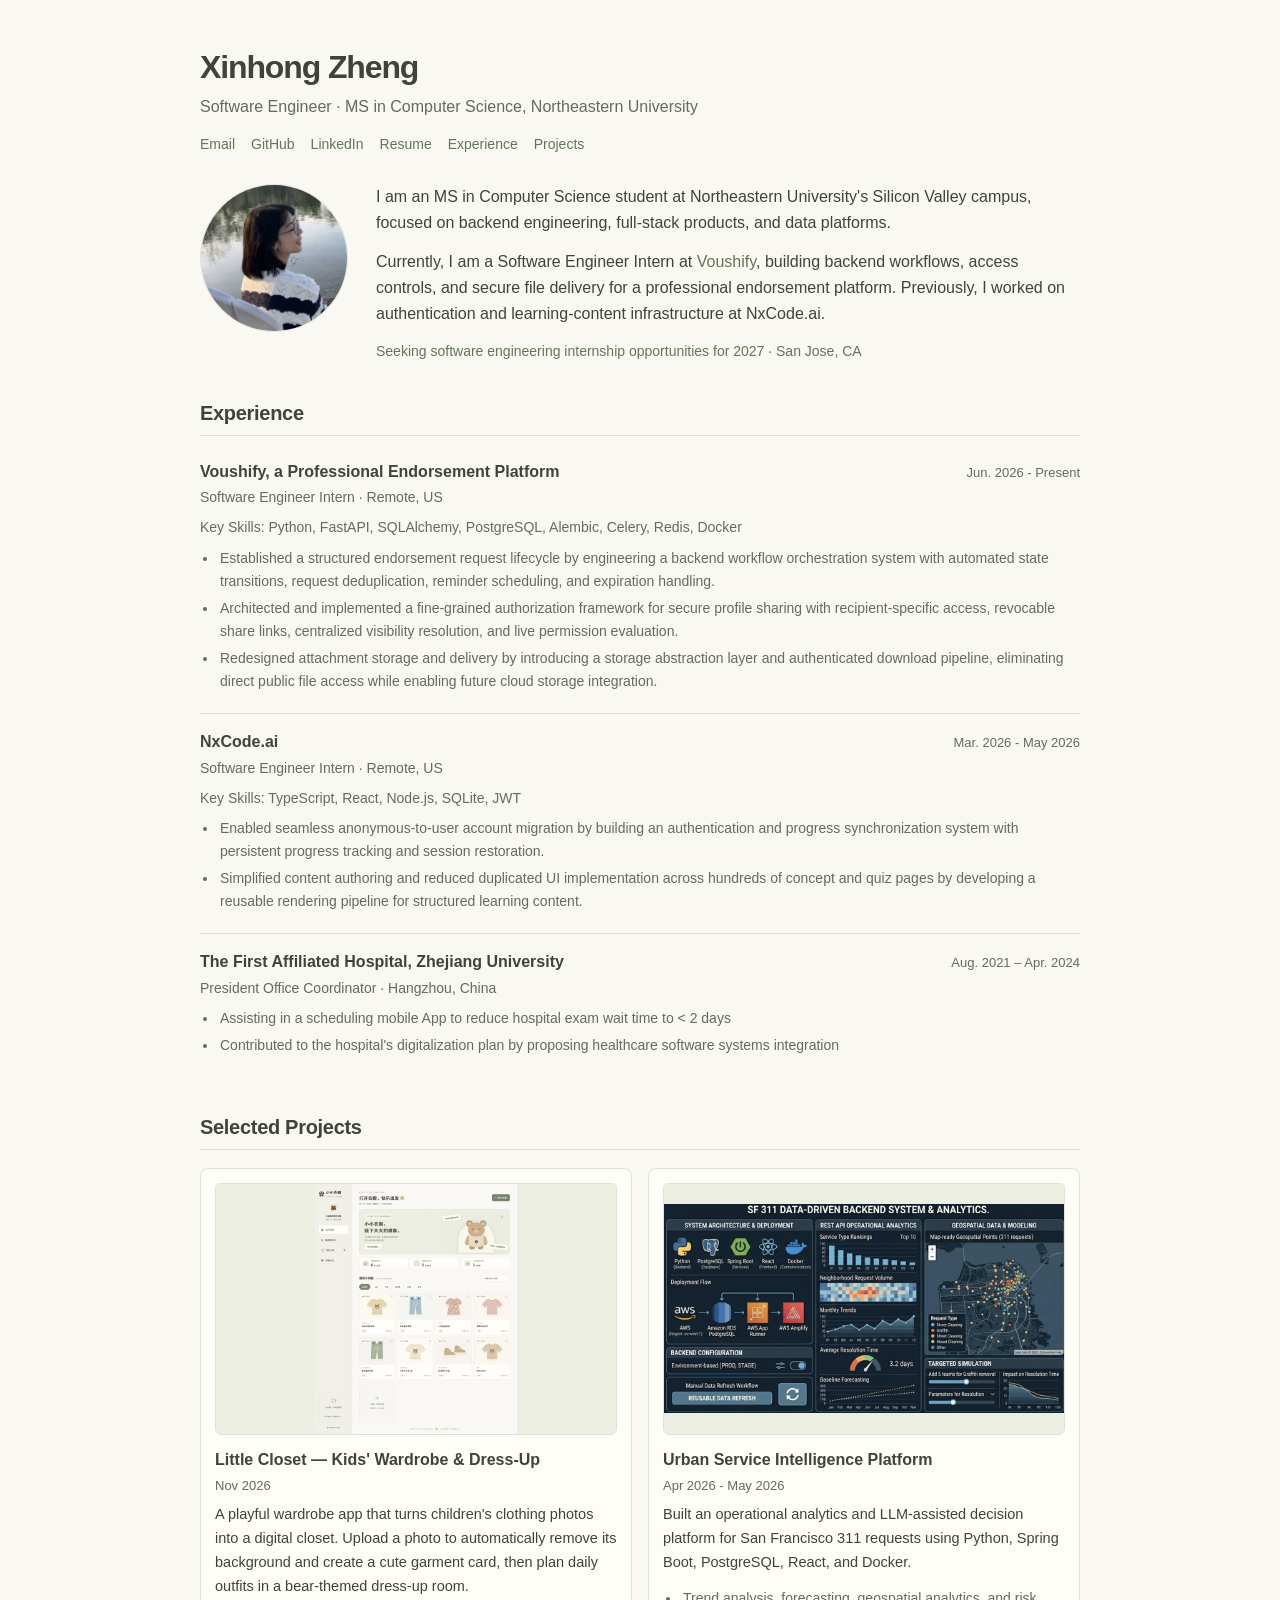
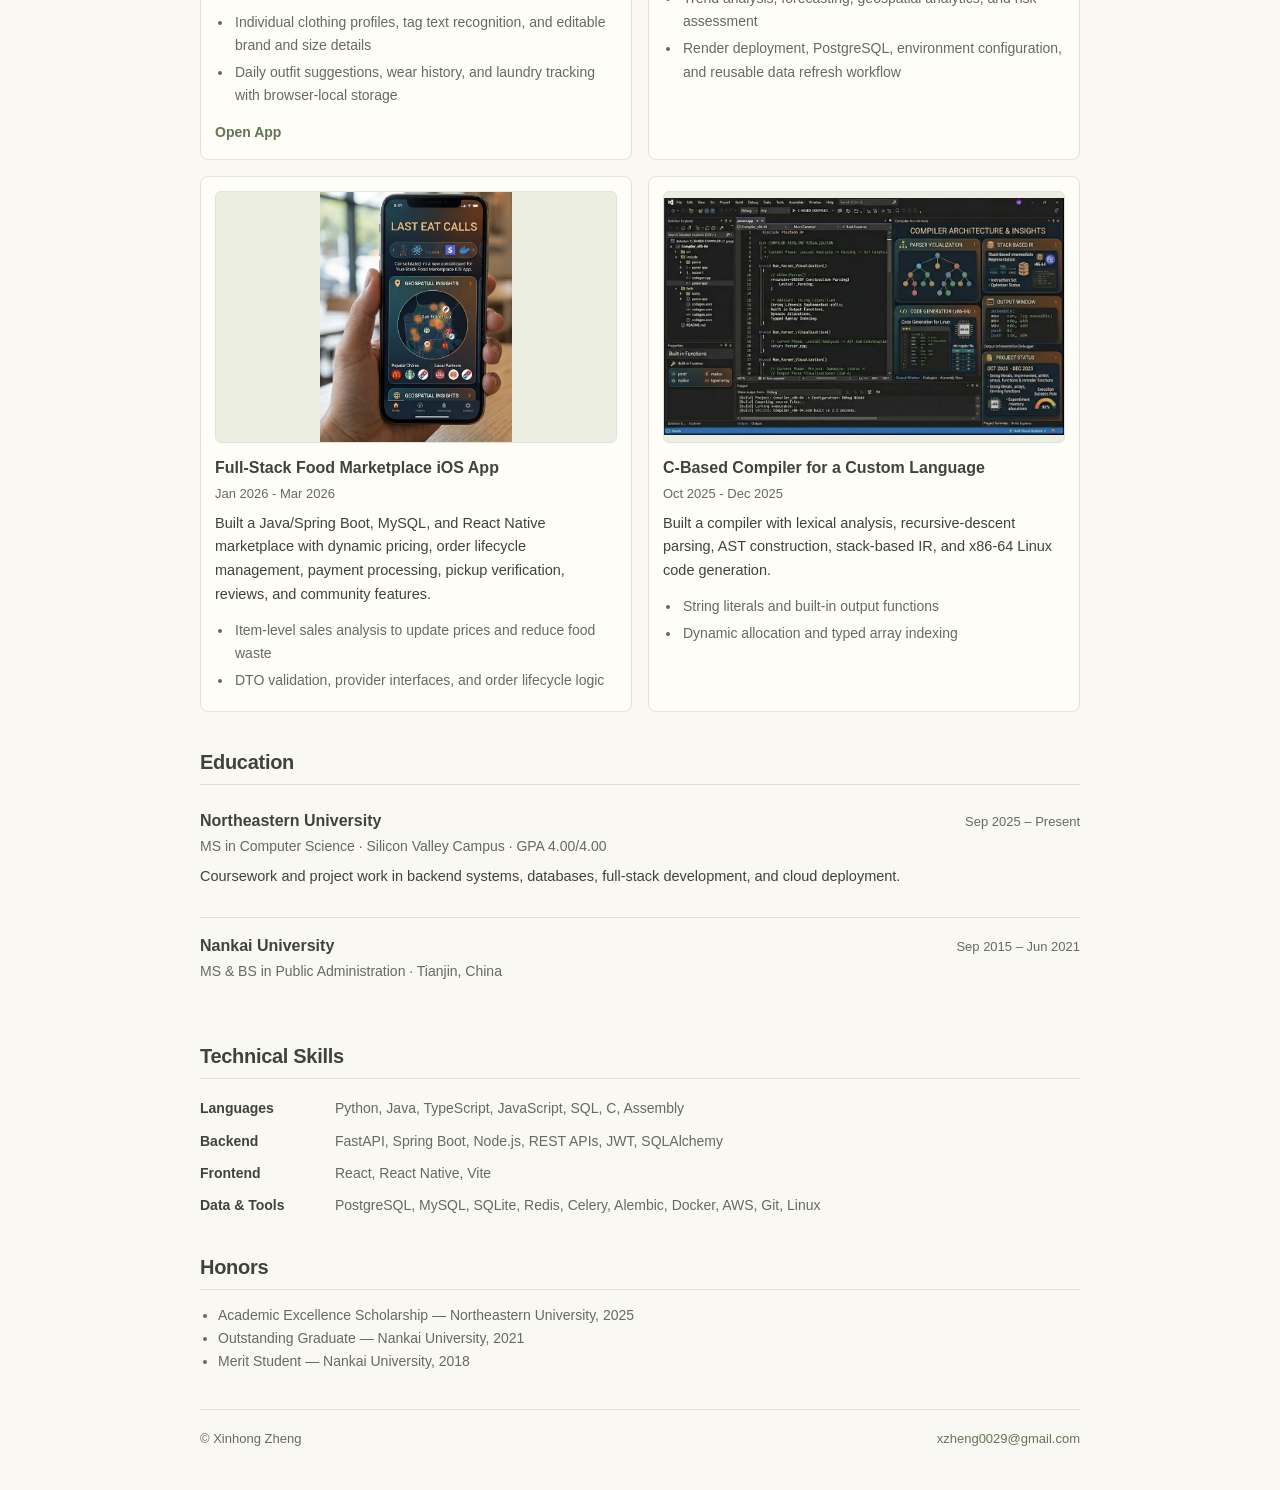
<file: index.html>
<!DOCTYPE html>

<html lang="en"><head><meta charset="utf-8"/><meta content="width=device-width,initial-scale=1" name="viewport"/><title>Xinhong Zheng | Personal Website</title><link href="styles/compact-preview.css?v=wider-preview" rel="stylesheet"/></head><body><main class="wrap"><header><h1>Xinhong Zheng</h1><p class="subtitle">Software Engineer · MS in Computer Science, Northeastern University</p><nav aria-label="Profile links" class="links"><a href="mailto:xzheng0029@gmail.com">Email</a><a href="https://github.com/Xinhong029">GitHub</a><a href="https://www.linkedin.com/in/xzheng0029/">LinkedIn</a><a href="resume.pdf">Resume</a><a href="#experience">Experience</a><a href="#projects">Projects</a></nav><div class="intro"><img alt="Xinhong Zheng by a lake" src="assets/profile-photo.jpg"/><div><p>I am an MS in Computer Science student at Northeastern University's Silicon Valley campus, focused on backend engineering, full-stack products, and data platforms.</p><p>Currently, I am a Software Engineer Intern at <a href="#experience">Voushify</a>, building backend workflows, access controls, and secure file delivery for a professional endorsement platform. Previously, I worked on authentication and learning-content infrastructure at NxCode.ai.</p><p class="availability">Seeking software engineering internship opportunities for 2027 · San Jose, CA</p></div></div></header><section id="experience"><h2>Experience</h2><article class="entry"><div class="entry-head"><h3>Voushify, a Professional Endorsement Platform</h3><span class="date">Jun. 2026 - Present</span></div><p class="role">Software Engineer Intern · Remote, US</p><p class="role">Key Skills: Python, FastAPI, SQLAlchemy, PostgreSQL, Alembic, Celery, Redis, Docker</p><ul><li>Established a structured endorsement request lifecycle by engineering a backend workflow orchestration system with automated state transitions, request deduplication, reminder scheduling, and expiration handling.</li><li>Architected and implemented a fine-grained authorization framework for secure profile sharing with recipient-specific access, revocable share links, centralized visibility resolution, and live permission evaluation.</li><li>Redesigned attachment storage and delivery by introducing a storage abstraction layer and authenticated download pipeline, eliminating direct public file access while enabling future cloud storage integration.</li></ul></article><article class="entry"><div class="entry-head"><h3>NxCode.ai</h3><span class="date">Mar. 2026 - May 2026</span></div><p class="role">Software Engineer Intern · Remote, US</p><p class="role">Key Skills: TypeScript, React, Node.js, SQLite, JWT</p><ul><li>Enabled seamless anonymous-to-user account migration by building an authentication and progress synchronization system with persistent progress tracking and session restoration.</li><li>Simplified content authoring and reduced duplicated UI implementation across hundreds of concept and quiz pages by developing a reusable rendering pipeline for structured learning content.</li></ul></article><article class="entry"><div class="entry-head"><h3>The First Affiliated Hospital, Zhejiang University</h3><span class="date">Aug. 2021 – Apr. 2024</span></div><p class="role">President Office Coordinator · Hangzhou, China</p><ul><li>Assisting in a scheduling mobile App to reduce hospital exam wait time to &lt; 2 days</li><li>Contributed to the hospital's digitalization plan by proposing healthcare software systems integration</li></ul></article></section><section id="projects"><h2>Selected Projects</h2><div class="project-grid"><article class="entry project"><figure class="project-image">

<a aria-label="Open full-size figure for Little Closet — Kids' Wardrobe &amp; Dress-Up (new tab)" href="assets/project-figures/little-closet.webp" rel="noopener" target="_blank"><img alt="Little Closet children's wardrobe app with a playful bear dress-up room and clothing collection" loading="lazy" src="assets/project-figures/little-closet.webp"/></a></figure><div class="project-description"><div class="entry-head"><h3>Little Closet — Kids' Wardrobe &amp; Dress-Up</h3><span class="date">Nov 2026</span></div><p>A playful wardrobe app that turns children's clothing photos into
              a digital closet. Upload a photo to automatically remove its
              background and create a cute garment card, then plan daily outfits
              in a bear-themed dress-up room.</p><ul>
<li>Individual clothing profiles, tag text recognition, and editable brand and size details</li>
<li>Daily outfit suggestions, wear history, and laundry tracking with browser-local storage</li>
</ul><a class="ghost-btn" href="https://little-closet-playroom.seasonalchutney2.chatgpt.site" rel="noopener" target="_blank">
<i aria-hidden="true" class="fa-solid fa-arrow-up-right-from-square"></i>
              Open App
            </a></div></article><article class="entry project"><figure class="project-image">

<a aria-label="Open full-size figure for Urban Service Intelligence Platform (new tab)" href="assets/project-figures/urban-service-intelligence.webp" rel="noopener" target="_blank"><img alt="SF 311 analytics dashboard with backend architecture, operational charts, and geospatial map" loading="lazy" src="assets/project-figures/urban-service-intelligence.webp"/></a></figure><div class="project-description"><div class="entry-head"><h3>Urban Service Intelligence Platform</h3><span class="date">Apr 2026 - May 2026</span></div><p>Built an operational analytics and LLM-assisted decision platform
              for San Francisco 311 requests using Python, Spring Boot,
              PostgreSQL, React, and Docker.</p><ul>
<li>Trend analysis, forecasting, geospatial analytics, and risk assessment</li>
<li>Render deployment, PostgreSQL, environment configuration, and reusable data refresh workflow</li>
</ul></div></article><article class="entry project"><figure class="project-image">

<a aria-label="Open full-size figure for Full-Stack Food Marketplace iOS App (new tab)" href="assets/project-figures/food-marketplace.webp" rel="noopener" target="_blank"><img alt="Food marketplace mobile app and operational metrics demo in a restaurant setting" loading="lazy" src="assets/project-figures/food-marketplace.webp"/></a></figure><div class="project-description"><div class="entry-head"><h3>Full-Stack Food Marketplace iOS App</h3><span class="date">Jan 2026 - Mar 2026</span></div><p>Built a Java/Spring Boot, MySQL, and React Native marketplace with
              dynamic pricing, order lifecycle management, payment processing,
              pickup verification, reviews, and community features.</p><ul>
<li>Item-level sales analysis to update prices and reduce food waste</li>
<li>DTO validation, provider interfaces, and order lifecycle logic</li>
</ul></div></article><article class="entry project"><figure class="project-image">

<a aria-label="Open full-size figure for C-Based Compiler for a Custom Language (new tab)" href="assets/project-figures/compiler-demo.webp" rel="noopener" target="_blank"><img alt="Compiler architecture demo with source code, parser visualization, stack-based IR, and output window" loading="lazy" src="assets/project-figures/compiler-demo.webp"/></a></figure><div class="project-description"><div class="entry-head"><h3>C-Based Compiler for a Custom Language</h3><span class="date">Oct 2025 - Dec 2025</span></div><p>Built a compiler with lexical analysis, recursive-descent parsing,
              AST construction, stack-based IR, and x86-64 Linux code generation.</p><ul>
<li>String literals and built-in output functions</li>
<li>Dynamic allocation and typed array indexing</li>
</ul></div></article></div></section><section><h2>Education</h2><article class="entry"><div class="entry-head"><h3>Northeastern University</h3><span class="date">Sep 2025 – Present</span></div><p class="role">MS in Computer Science · Silicon Valley Campus · GPA 4.00/4.00</p><p>Coursework and project work in backend systems, databases, full-stack development, and cloud deployment.</p></article><article class="entry"><div class="entry-head"><h3>Nankai University</h3><span class="date">Sep 2015 – Jun 2021</span></div><p class="role">MS &amp; BS in Public Administration · Tianjin, China</p></article></section><section><h2>Technical Skills</h2><dl class="skills"><dt>Languages</dt><dd>Python, Java, TypeScript, JavaScript, SQL, C, Assembly</dd><dt>Backend</dt><dd>FastAPI, Spring Boot, Node.js, REST APIs, JWT, SQLAlchemy</dd><dt>Frontend</dt><dd>React, React Native, Vite</dd><dt>Data &amp; Tools</dt><dd>PostgreSQL, MySQL, SQLite, Redis, Celery, Alembic, Docker, AWS, Git, Linux</dd></dl></section><section><h2>Honors</h2><ul class="award-list"><li>Academic Excellence Scholarship — Northeastern University, 2025</li><li>Outstanding Graduate — Nankai University, 2021</li><li>Merit Student — Nankai University, 2018</li></ul></section><footer><span>© Xinhong Zheng</span><a href="mailto:xzheng0029@gmail.com">xzheng0029@gmail.com</a></footer></main></body></html>
</file>
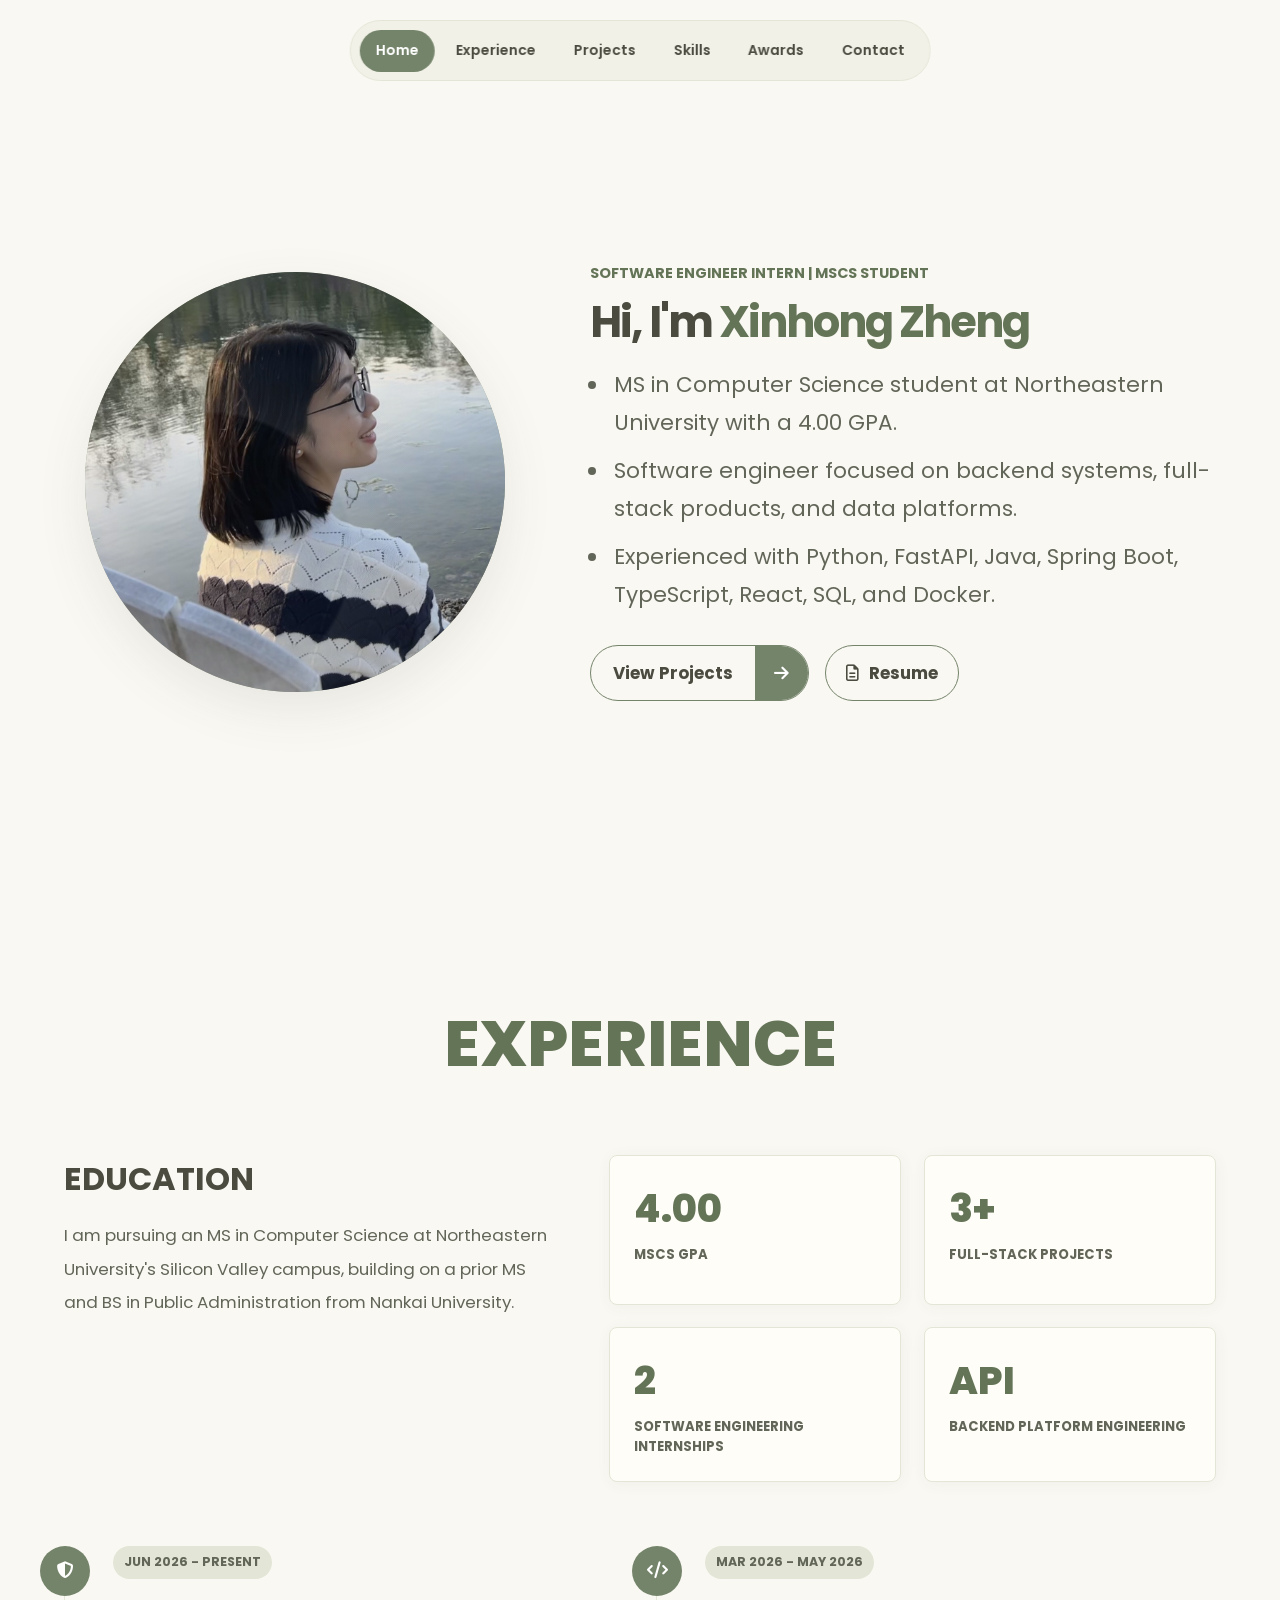
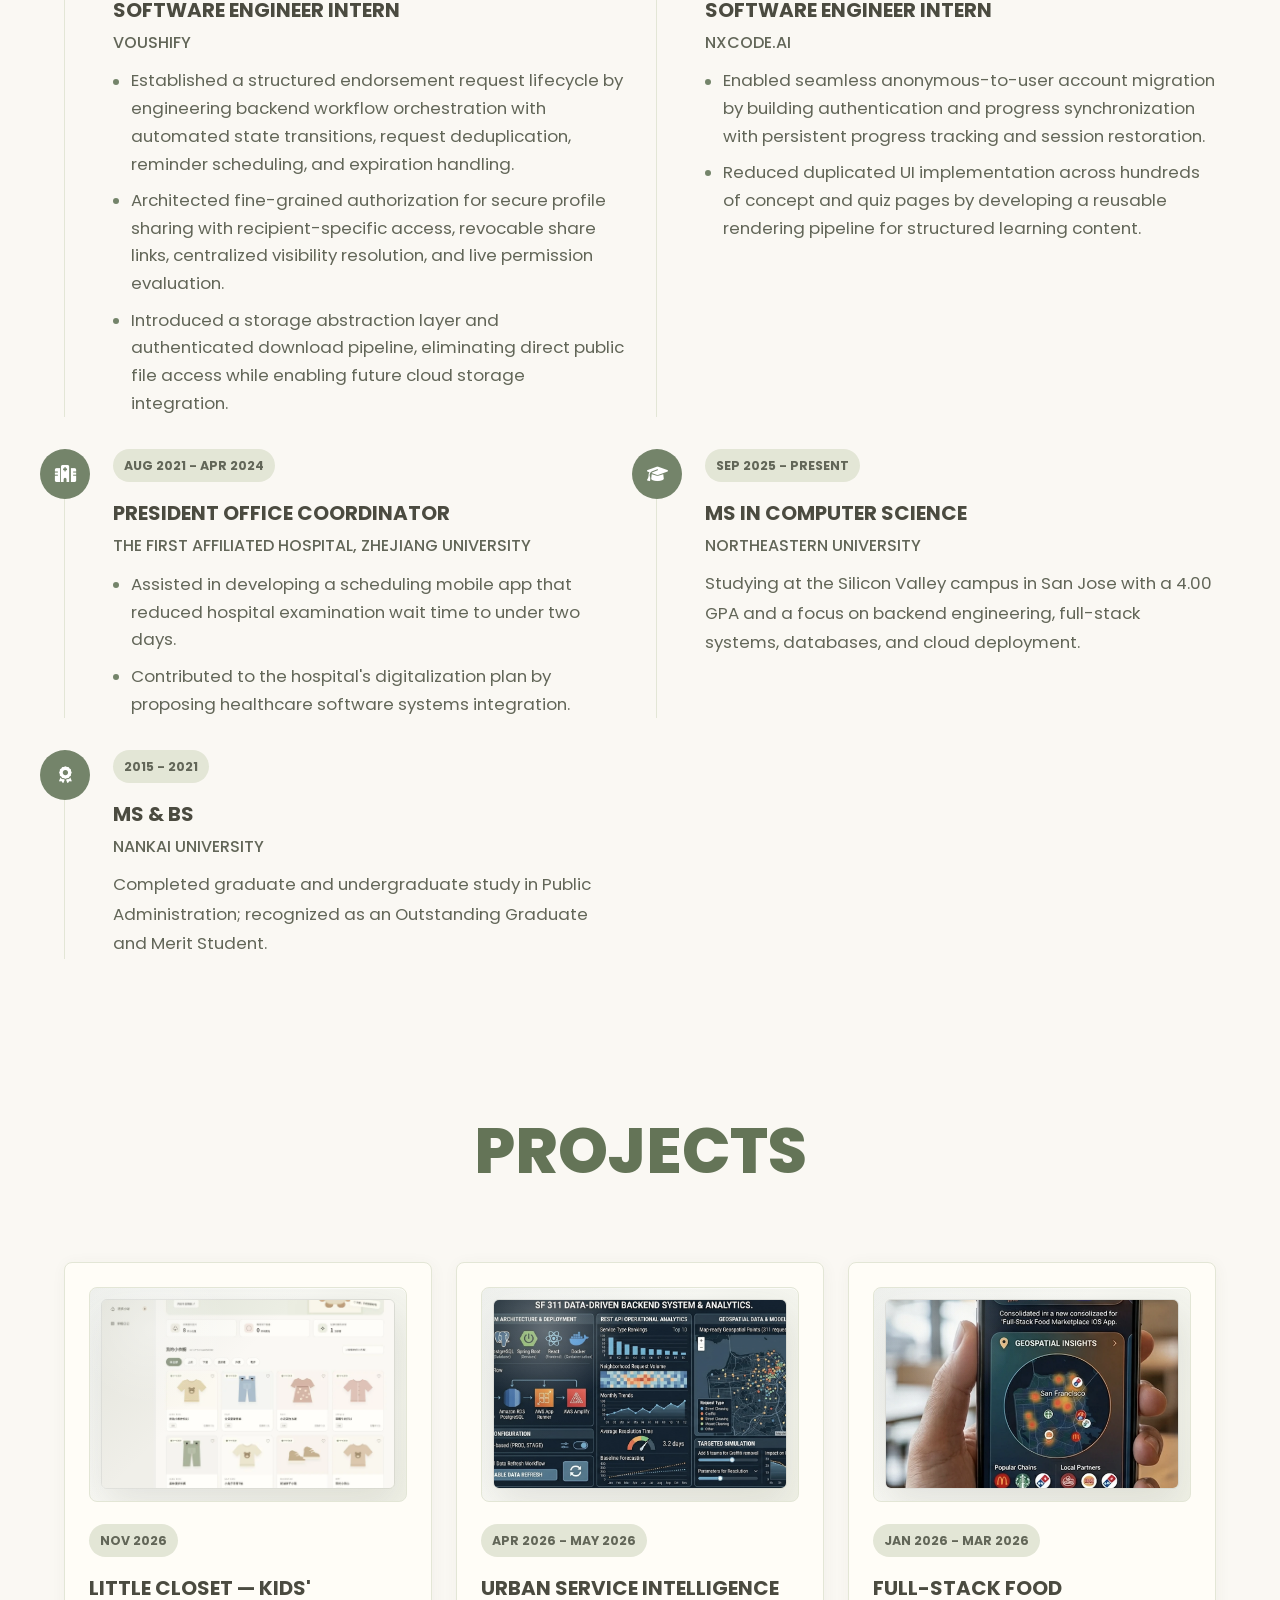
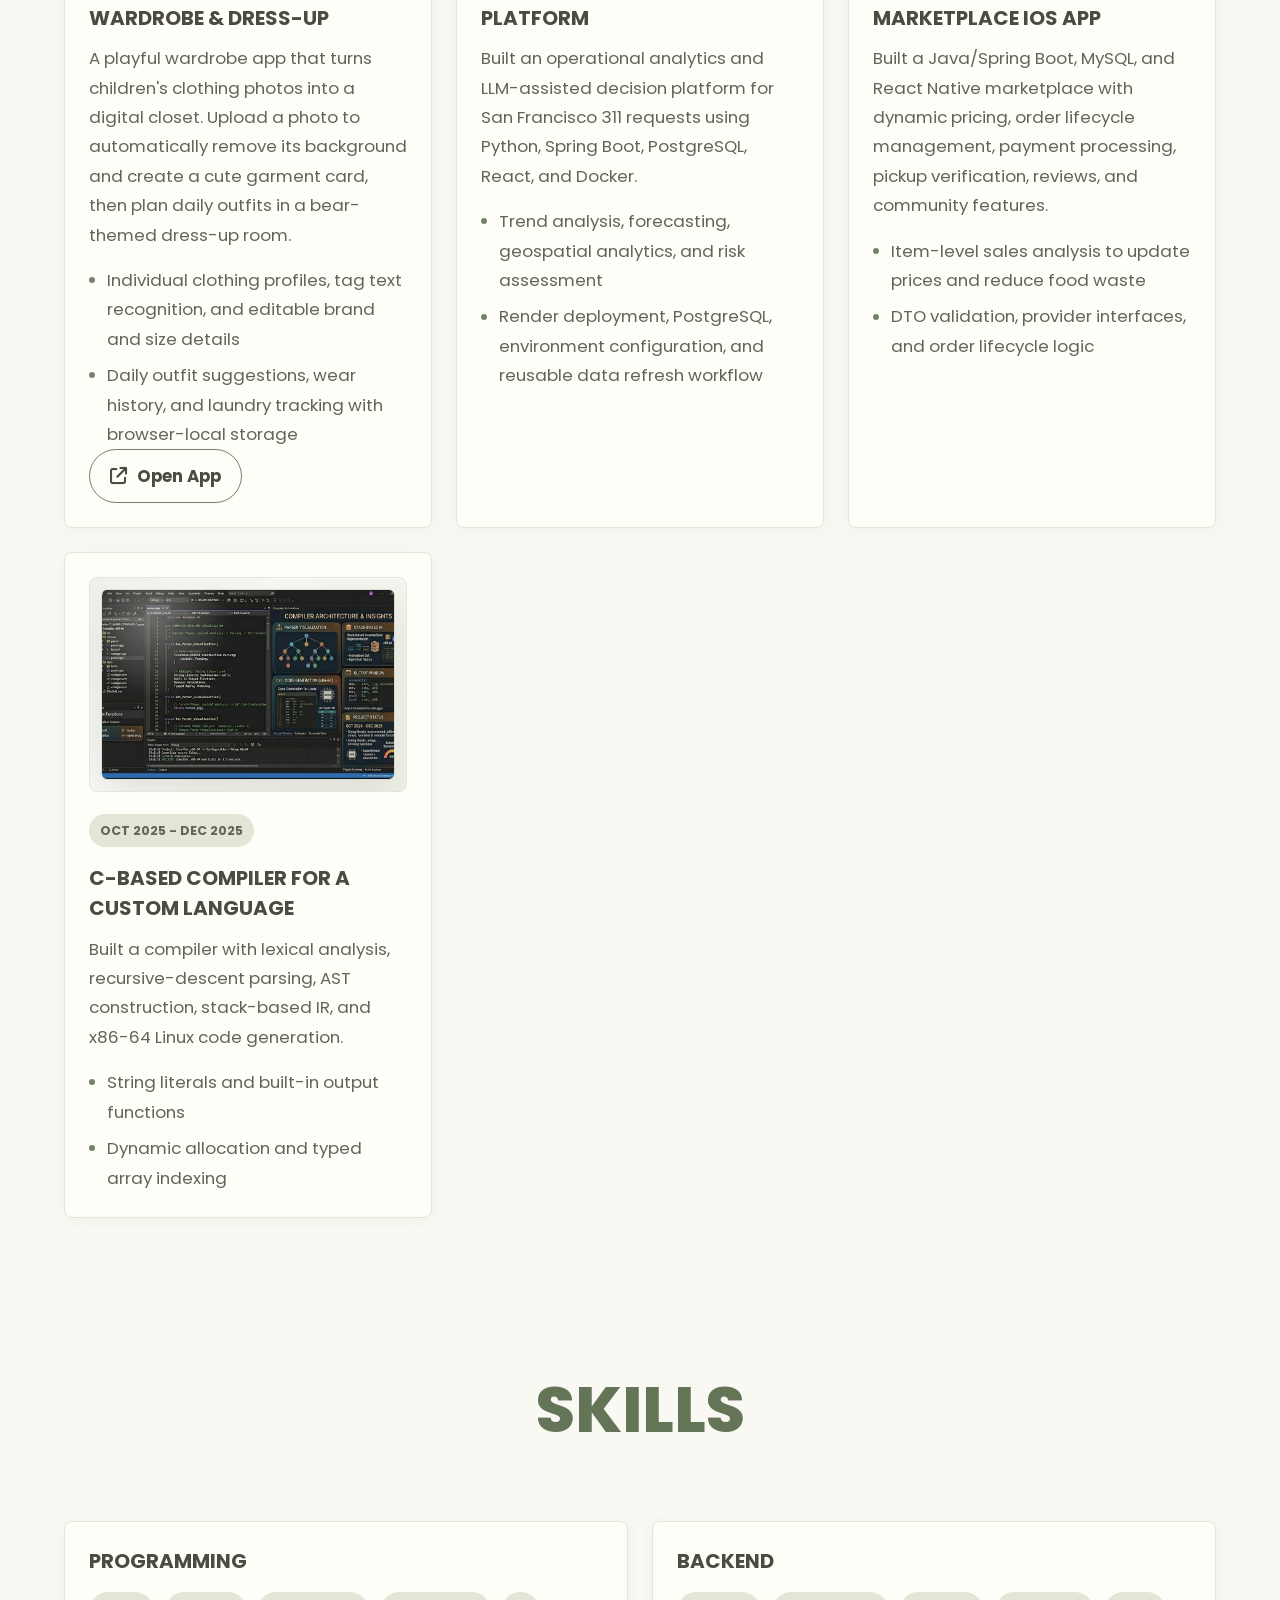
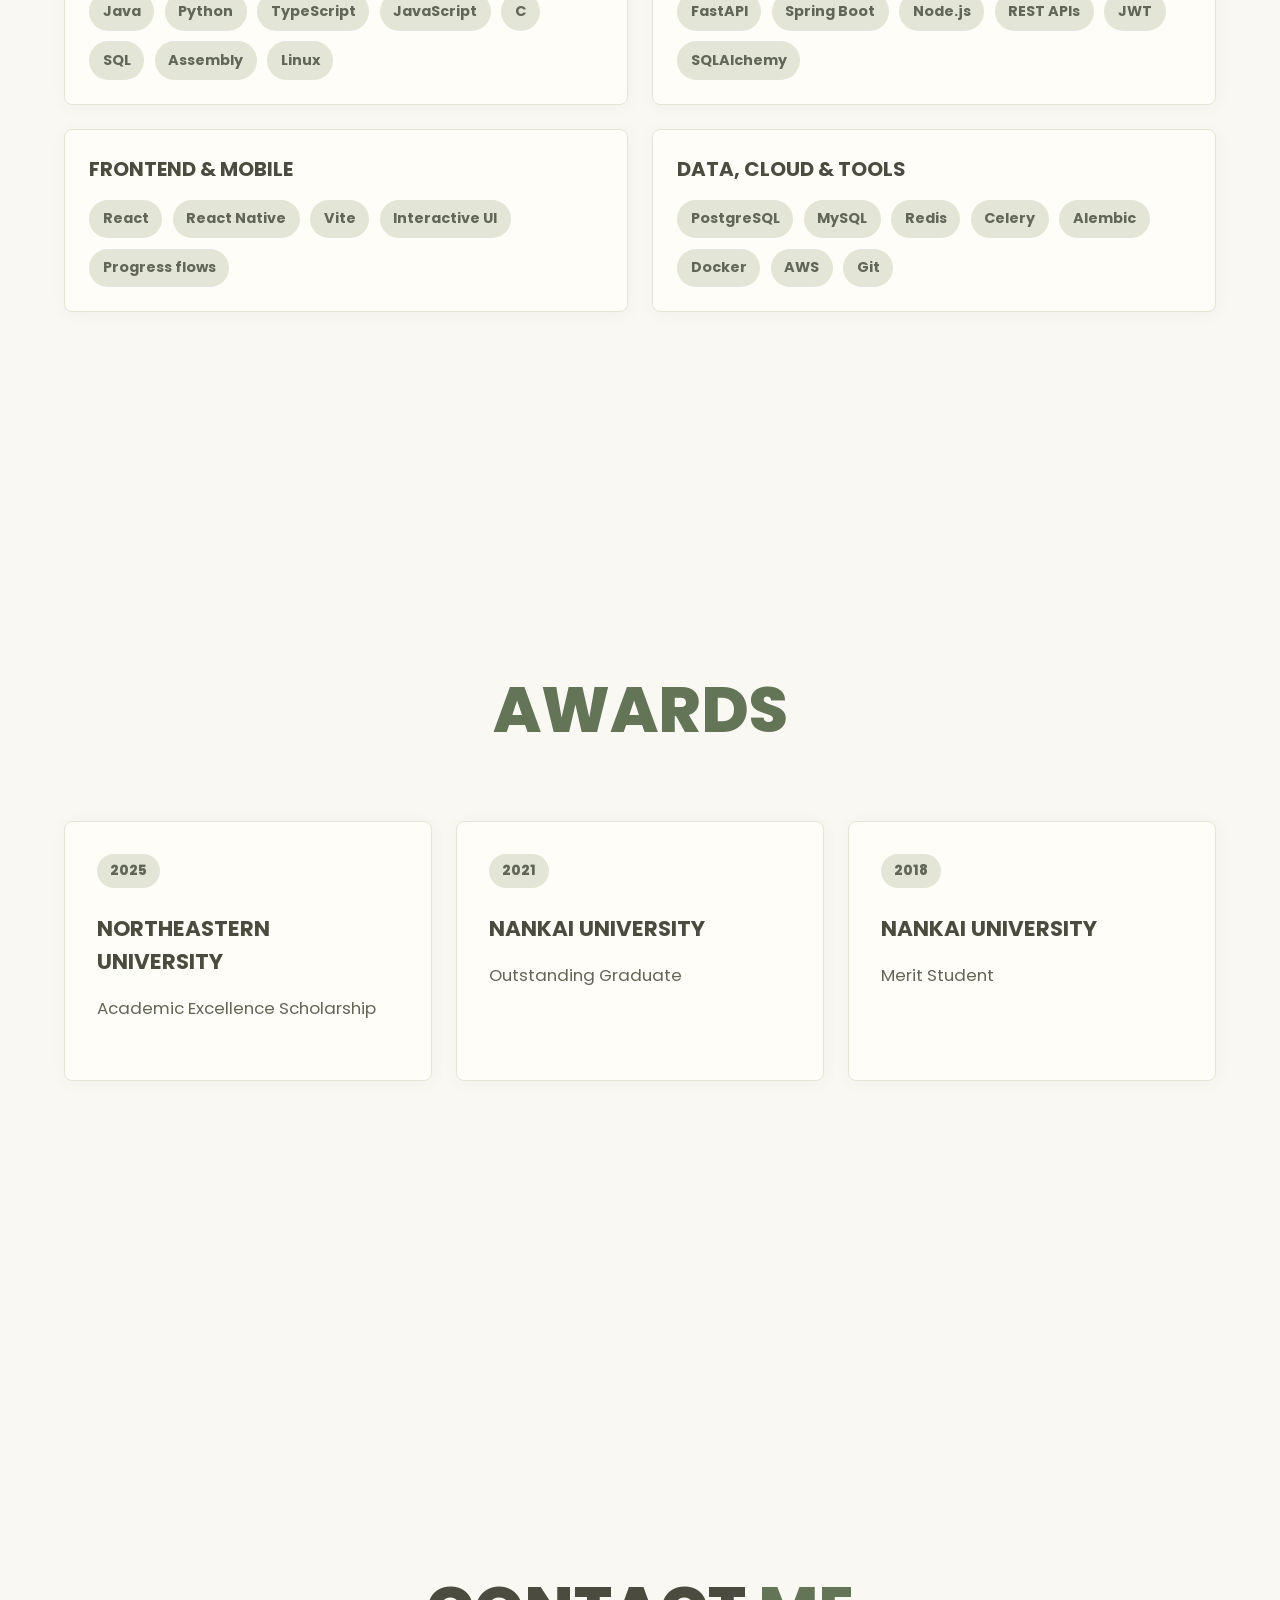
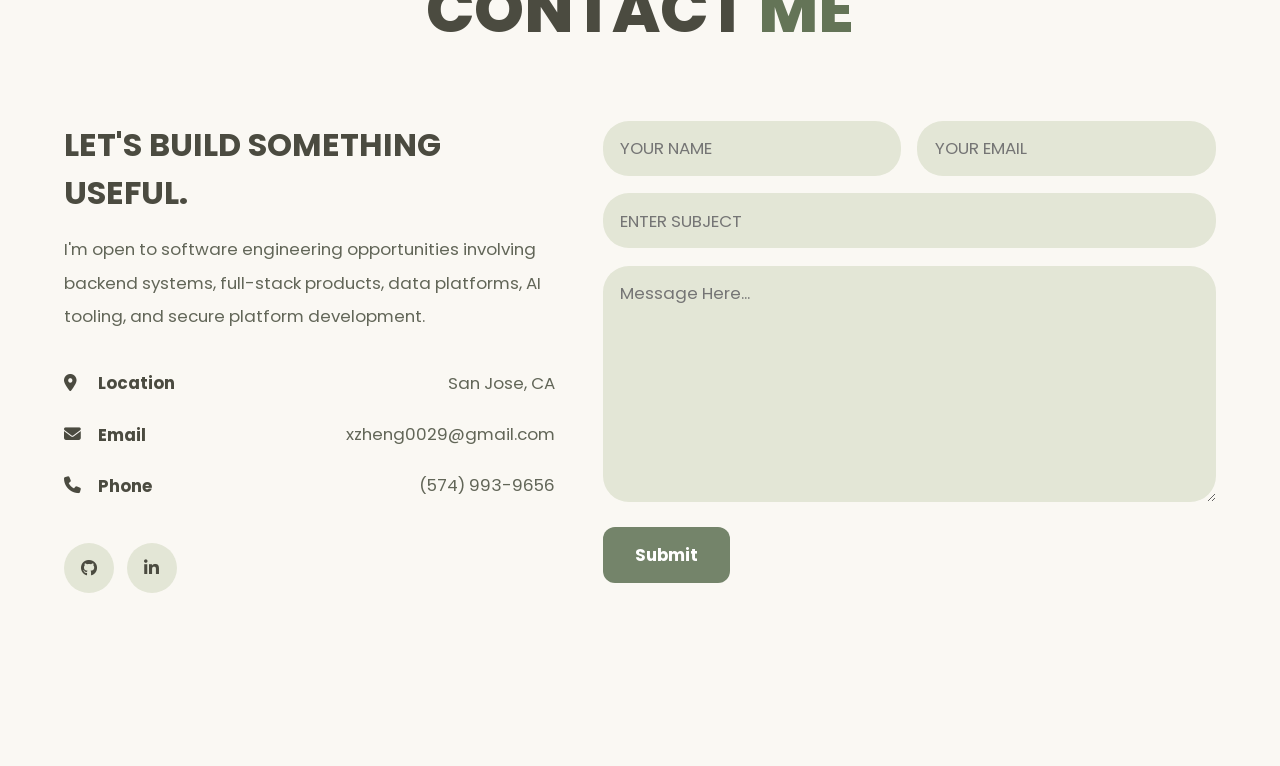
<file: original-homepage.html>
<!doctype html>
<html lang="en">
  <head>
    <meta charset="UTF-8" />
    <meta name="viewport" content="width=device-width, initial-scale=1.0" />
    <meta
      name="description"
      content="Xinhong Zheng personal portfolio: backend engineering, full-stack projects, data systems, and secure platform development work."
    />
    <title>Xinhong Zheng | Personal Website</title>
    <link rel="preconnect" href="https://fonts.googleapis.com" />
    <link rel="preconnect" href="https://fonts.gstatic.com" crossorigin />
    <link
      href="https://fonts.googleapis.com/css2?family=Poppins:wght@400;500;600;700;800&display=swap"
      rel="stylesheet"
    />
    <link
      rel="stylesheet"
      href="https://cdnjs.cloudflare.com/ajax/libs/font-awesome/6.5.2/css/all.min.css"
      crossorigin="anonymous"
      referrerpolicy="no-referrer"
    />
    <link rel="stylesheet" href="styles/styles.css?v=sage-green" />
  </head>
  <body>
    <nav class="controls" aria-label="Section navigation">
      <a class="control active-btn" href="#home">Home</a>
      <a class="control" href="#experience">Experience</a>
      <a class="control" href="#projects">Projects</a>
      <a class="control" href="#skills">Skills</a>
      <a class="control" href="#awards">Awards</a>
      <a class="control" href="#contact">Contact</a>
    </nav>

    <header id="home" class="hero">
      <div class="hero-content">
        <div class="hero-visual">
          <div class="portrait-card">
            <img
              class="profile-photo"
              src="assets/profile-photo.jpg"
              alt="Xinhong Zheng by a lake"
            />
          </div>
        </div>
        <div class="hero-copy">
          <p class="eyebrow">Software Engineer Intern | MSCS Student</p>
          <h1>Hi, I'm <span>Xinhong Zheng</span></h1>
          <ul class="hero-highlights" aria-label="Professional summary">
            <li>MS in Computer Science student at Northeastern University with a 4.00 GPA.</li>
            <li>Software engineer focused on backend systems, full-stack products, and data platforms.</li>
            <li>Experienced with Python, FastAPI, Java, Spring Boot, TypeScript, React, SQL, and Docker.</li>
          </ul>
          <div class="hero-actions">
            <a class="main-btn" href="#projects">
              <span class="btn-text">View Projects</span>
              <span class="btn-icon"><i class="fa-solid fa-arrow-right"></i></span>
            </a>
            <a class="ghost-btn" href="resume.pdf?v=experience-update" target="_blank" rel="noopener">
              <i class="fa-regular fa-file-lines"></i>
              Resume
            </a>
          </div>
        </div>
      </div>
    </header>

    <main>
      <section id="experience" class="container">
        <div class="main-title">
          <h2><span>Experience</span></h2>
        </div>

        <div class="about-container">
          <div class="left-about">
            <h3>Education</h3>
            <p>
              I am pursuing an MS in Computer Science at Northeastern
              University's Silicon Valley campus, building on a prior MS and BS
              in Public Administration from Nankai University.
            </p>
          </div>
          <div class="right-about">
            <article class="about-item">
              <span class="large-text">4.00</span>
              <span class="small-text">MSCS GPA</span>
            </article>
            <article class="about-item">
              <span class="large-text">3+</span>
              <span class="small-text">Full-stack projects</span>
            </article>
            <article class="about-item">
              <span class="large-text">2</span>
              <span class="small-text">Software engineering internships</span>
            </article>
            <article class="about-item">
              <span class="large-text">API</span>
              <span class="small-text">Backend platform engineering</span>
            </article>
          </div>
        </div>

        <div class="timeline">
          <article class="timeline-item">
            <div class="tl-icon"><i class="fa-solid fa-shield-halved"></i></div>
            <p class="tl-duration">Jun 2026 - Present</p>
            <h3>Software Engineer Intern <span>Voushify</span></h3>
            <ul>
              <li>Established a structured endorsement request lifecycle by engineering backend workflow orchestration with automated state transitions, request deduplication, reminder scheduling, and expiration handling.</li>
              <li>Architected fine-grained authorization for secure profile sharing with recipient-specific access, revocable share links, centralized visibility resolution, and live permission evaluation.</li>
              <li>Introduced a storage abstraction layer and authenticated download pipeline, eliminating direct public file access while enabling future cloud storage integration.</li>
            </ul>
          </article>
          <article class="timeline-item">
            <div class="tl-icon"><i class="fa-solid fa-code"></i></div>
            <p class="tl-duration">Mar 2026 - May 2026</p>
            <h3>Software Engineer Intern <span>NxCode.ai</span></h3>
            <ul>
              <li>Enabled seamless anonymous-to-user account migration by building authentication and progress synchronization with persistent progress tracking and session restoration.</li>
              <li>Reduced duplicated UI implementation across hundreds of concept and quiz pages by developing a reusable rendering pipeline for structured learning content.</li>
            </ul>
          </article>
          <article class="timeline-item">
            <div class="tl-icon"><i class="fa-solid fa-hospital"></i></div>
            <p class="tl-duration">Aug 2021 - Apr 2024</p>
            <h3>President Office Coordinator <span>The First Affiliated Hospital, Zhejiang University</span></h3>
            <ul>
              <li>Assisted in developing a scheduling mobile app that reduced hospital examination wait time to under two days.</li>
              <li>Contributed to the hospital's digitalization plan by proposing healthcare software systems integration.</li>
            </ul>
          </article>
          <article class="timeline-item">
            <div class="tl-icon"><i class="fa-solid fa-graduation-cap"></i></div>
            <p class="tl-duration">Sep 2025 - Present</p>
            <h3>MS in Computer Science <span>Northeastern University</span></h3>
            <p>
              Studying at the Silicon Valley campus in San Jose with a 4.00 GPA
              and a focus on backend engineering, full-stack systems, databases,
              and cloud deployment.
            </p>
          </article>
          <article class="timeline-item">
            <div class="tl-icon"><i class="fa-solid fa-award"></i></div>
            <p class="tl-duration">2015 - 2021</p>
            <h3>MS & BS <span>Nankai University</span></h3>
            <p>
              Completed graduate and undergraduate study in Public
              Administration; recognized as an Outstanding Graduate and Merit
              Student.
            </p>
          </article>
        </div>
      </section>

      <section id="projects" class="container">
        <div class="main-title">
          <h2><span>Projects</span></h2>
        </div>

        <div class="project-showcase">
          <article class="project-card">
            <figure class="project-figure image-figure">
              <img
                src="assets/project-figures/little-closet.webp"
                alt="Little Closet children's wardrobe app with a playful bear dress-up room and clothing collection"
                loading="lazy"
              />
            </figure>
            <p class="project-date">Nov 2026</p>
            <h3>Little Closet — Kids' Wardrobe &amp; Dress-Up</h3>
            <p>
              A playful wardrobe app that turns children's clothing photos into
              a digital closet. Upload a photo to automatically remove its
              background and create a cute garment card, then plan daily outfits
              in a bear-themed dress-up room.
            </p>
            <ul>
              <li>Individual clothing profiles, tag text recognition, and editable brand and size details</li>
              <li>Daily outfit suggestions, wear history, and laundry tracking with browser-local storage</li>
            </ul>
            <a class="ghost-btn" href="https://little-closet-playroom.seasonalchutney2.chatgpt.site" target="_blank" rel="noopener">
              <i class="fa-solid fa-arrow-up-right-from-square" aria-hidden="true"></i>
              Open App
            </a>
          </article>

          <article class="project-card">
            <figure class="project-figure image-figure analytics-figure">
              <img
                src="assets/project-figures/urban-service-intelligence.webp"
                alt="SF 311 analytics dashboard with backend architecture, operational charts, and geospatial map"
              />
            </figure>
            <p class="project-date">Apr 2026 - May 2026</p>
            <h3>Urban Service Intelligence Platform</h3>
            <p>
              Built an operational analytics and LLM-assisted decision platform
              for San Francisco 311 requests using Python, Spring Boot,
              PostgreSQL, React, and Docker.
            </p>
            <ul>
              <li>Trend analysis, forecasting, geospatial analytics, and risk assessment</li>
              <li>Render deployment, PostgreSQL, environment configuration, and reusable data refresh workflow</li>
            </ul>
          </article>

          <article class="project-card">
            <figure class="project-figure image-figure marketplace-figure">
              <img
                src="assets/project-figures/food-marketplace.webp"
                alt="Food marketplace mobile app and operational metrics demo in a restaurant setting"
              />
            </figure>
            <p class="project-date">Jan 2026 - Mar 2026</p>
            <h3>Full-Stack Food Marketplace iOS App</h3>
            <p>
              Built a Java/Spring Boot, MySQL, and React Native marketplace with
              dynamic pricing, order lifecycle management, payment processing,
              pickup verification, reviews, and community features.
            </p>
            <ul>
              <li>Item-level sales analysis to update prices and reduce food waste</li>
              <li>DTO validation, provider interfaces, and order lifecycle logic</li>
            </ul>
          </article>

          <article class="project-card">
            <figure class="project-figure image-figure compiler-figure">
              <img
                src="assets/project-figures/compiler-demo.webp"
                alt="Compiler architecture demo with source code, parser visualization, stack-based IR, and output window"
              />
            </figure>
            <p class="project-date">Oct 2025 - Dec 2025</p>
            <h3>C-Based Compiler for a Custom Language</h3>
            <p>
              Built a compiler with lexical analysis, recursive-descent parsing,
              AST construction, stack-based IR, and x86-64 Linux code generation.
            </p>
            <ul>
              <li>String literals and built-in output functions</li>
              <li>Dynamic allocation and typed array indexing</li>
            </ul>
          </article>
        </div>
      </section>

      <section id="skills" class="container">
        <div class="main-title">
          <h2><span>Skills</span></h2>
        </div>
        <div class="skills-grid">
          <div class="skill-group">
            <h3>Programming</h3>
            <div class="tags">
              <span>Java</span><span>Python</span><span>TypeScript</span>
              <span>JavaScript</span><span>C</span><span>SQL</span>
              <span>Assembly</span><span>Linux</span>
            </div>
          </div>
          <div class="skill-group">
            <h3>Backend</h3>
            <div class="tags">
              <span>FastAPI</span><span>Spring Boot</span><span>Node.js</span>
              <span>REST APIs</span><span>JWT</span><span>SQLAlchemy</span>
            </div>
          </div>
          <div class="skill-group">
            <h3>Frontend & Mobile</h3>
            <div class="tags">
              <span>React</span><span>React Native</span><span>Vite</span>
              <span>Interactive UI</span><span>Progress flows</span>
            </div>
          </div>
          <div class="skill-group">
            <h3>Data, Cloud & Tools</h3>
            <div class="tags">
              <span>PostgreSQL</span><span>MySQL</span><span>Redis</span>
              <span>Celery</span><span>Alembic</span><span>Docker</span>
              <span>AWS</span><span>Git</span>
            </div>
          </div>
        </div>
      </section>

      <section id="awards" class="container">
        <div class="main-title">
          <h2><span>Awards</span></h2>
        </div>
        <div class="awards-grid">
          <article class="award-card">
            <p class="award-year">2025</p>
            <h3>Northeastern University</h3>
            <p>Academic Excellence Scholarship</p>
          </article>
          <article class="award-card">
            <p class="award-year">2021</p>
            <h3>Nankai University</h3>
            <p>Outstanding Graduate</p>
          </article>
          <article class="award-card">
            <p class="award-year">2018</p>
            <h3>Nankai University</h3>
            <p>Merit Student</p>
          </article>
        </div>
      </section>

      <section id="contact" class="container contact">
        <div class="main-title">
          <h2>Contact <span>Me</span></h2>
        </div>

        <div class="contact-content-con">
          <div class="left-contact">
            <h3>Let's build something useful.</h3>
            <p>
              I'm open to software engineering opportunities involving backend
              systems, full-stack products, data platforms, AI tooling, and
              secure platform development.
            </p>
            <div class="contact-info">
              <div class="contact-item">
                <div class="icon"><i class="fa-solid fa-location-dot"></i><span>Location</span></div>
                <p>San Jose, CA</p>
              </div>
              <div class="contact-item">
                <div class="icon"><i class="fa-solid fa-envelope"></i><span>Email</span></div>
                <p><a href="mailto:xzheng0029@gmail.com">xzheng0029@gmail.com</a></p>
              </div>
              <div class="contact-item">
                <div class="icon"><i class="fa-solid fa-phone"></i><span>Phone</span></div>
                <p><a href="tel:+15749939656">(574) 993-9656</a></p>
              </div>
            </div>
            <div class="contact-icon">
              <a href="https://github.com/Xinhong029" target="_blank" rel="noopener" aria-label="GitHub">
                <i class="fa-brands fa-github"></i>
              </a>
              <a href="https://linkedin.com/in/xzheng0029" target="_blank" rel="noopener" aria-label="LinkedIn">
                <i class="fa-brands fa-linkedin-in"></i>
              </a>
            </div>
          </div>

          <form class="right-contact contact-form" action="mailto:xzheng0029@gmail.com" method="post" enctype="text/plain">
            <div class="input-control i-c-2">
              <input type="text" name="name" placeholder="YOUR NAME" required />
              <input type="email" name="email" placeholder="YOUR EMAIL" required />
            </div>
            <div class="input-control">
              <input type="text" name="subject" placeholder="ENTER SUBJECT" required />
            </div>
            <div class="input-control">
              <textarea name="message" cols="15" rows="8" placeholder="Message Here..."></textarea>
            </div>
            <button class="btn-submit" type="submit">Submit</button>
          </form>
        </div>
      </section>
    </main>

    <script src="script.js"></script>
  </body>
</html>
</file>
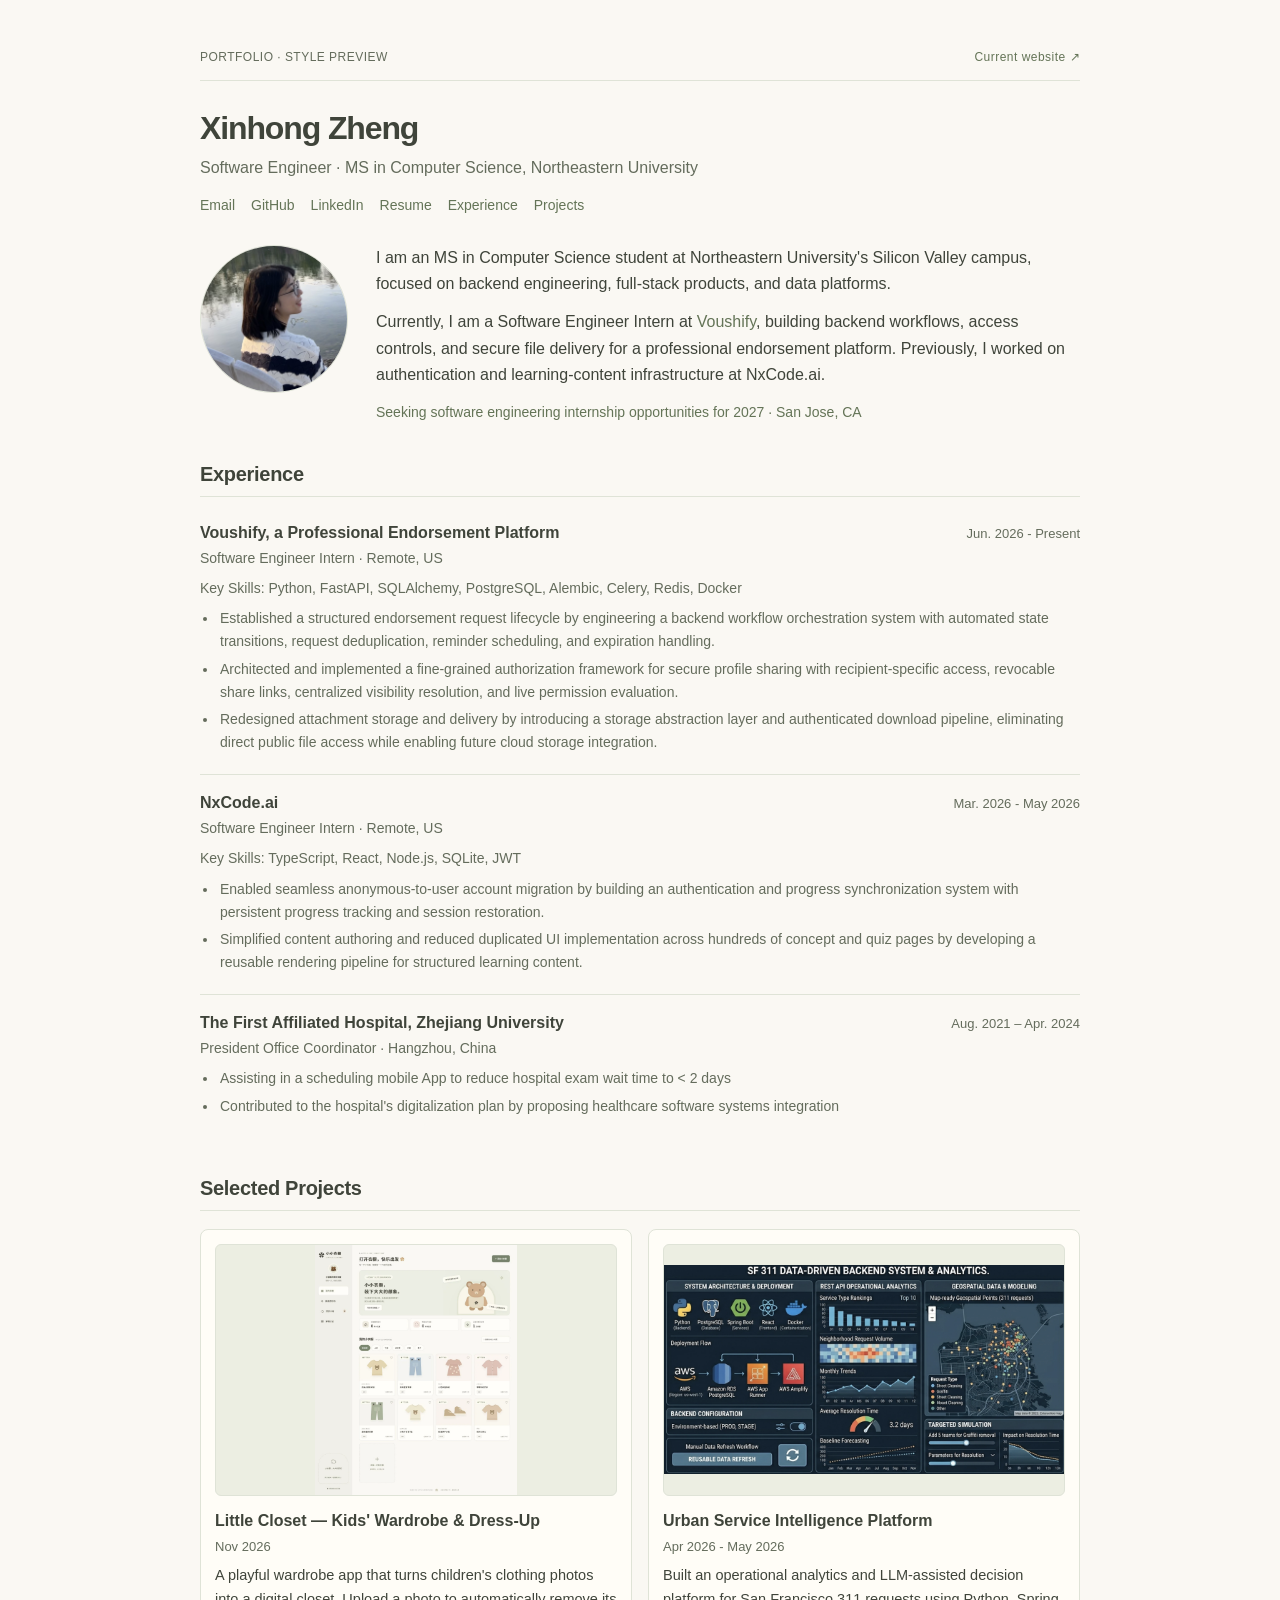
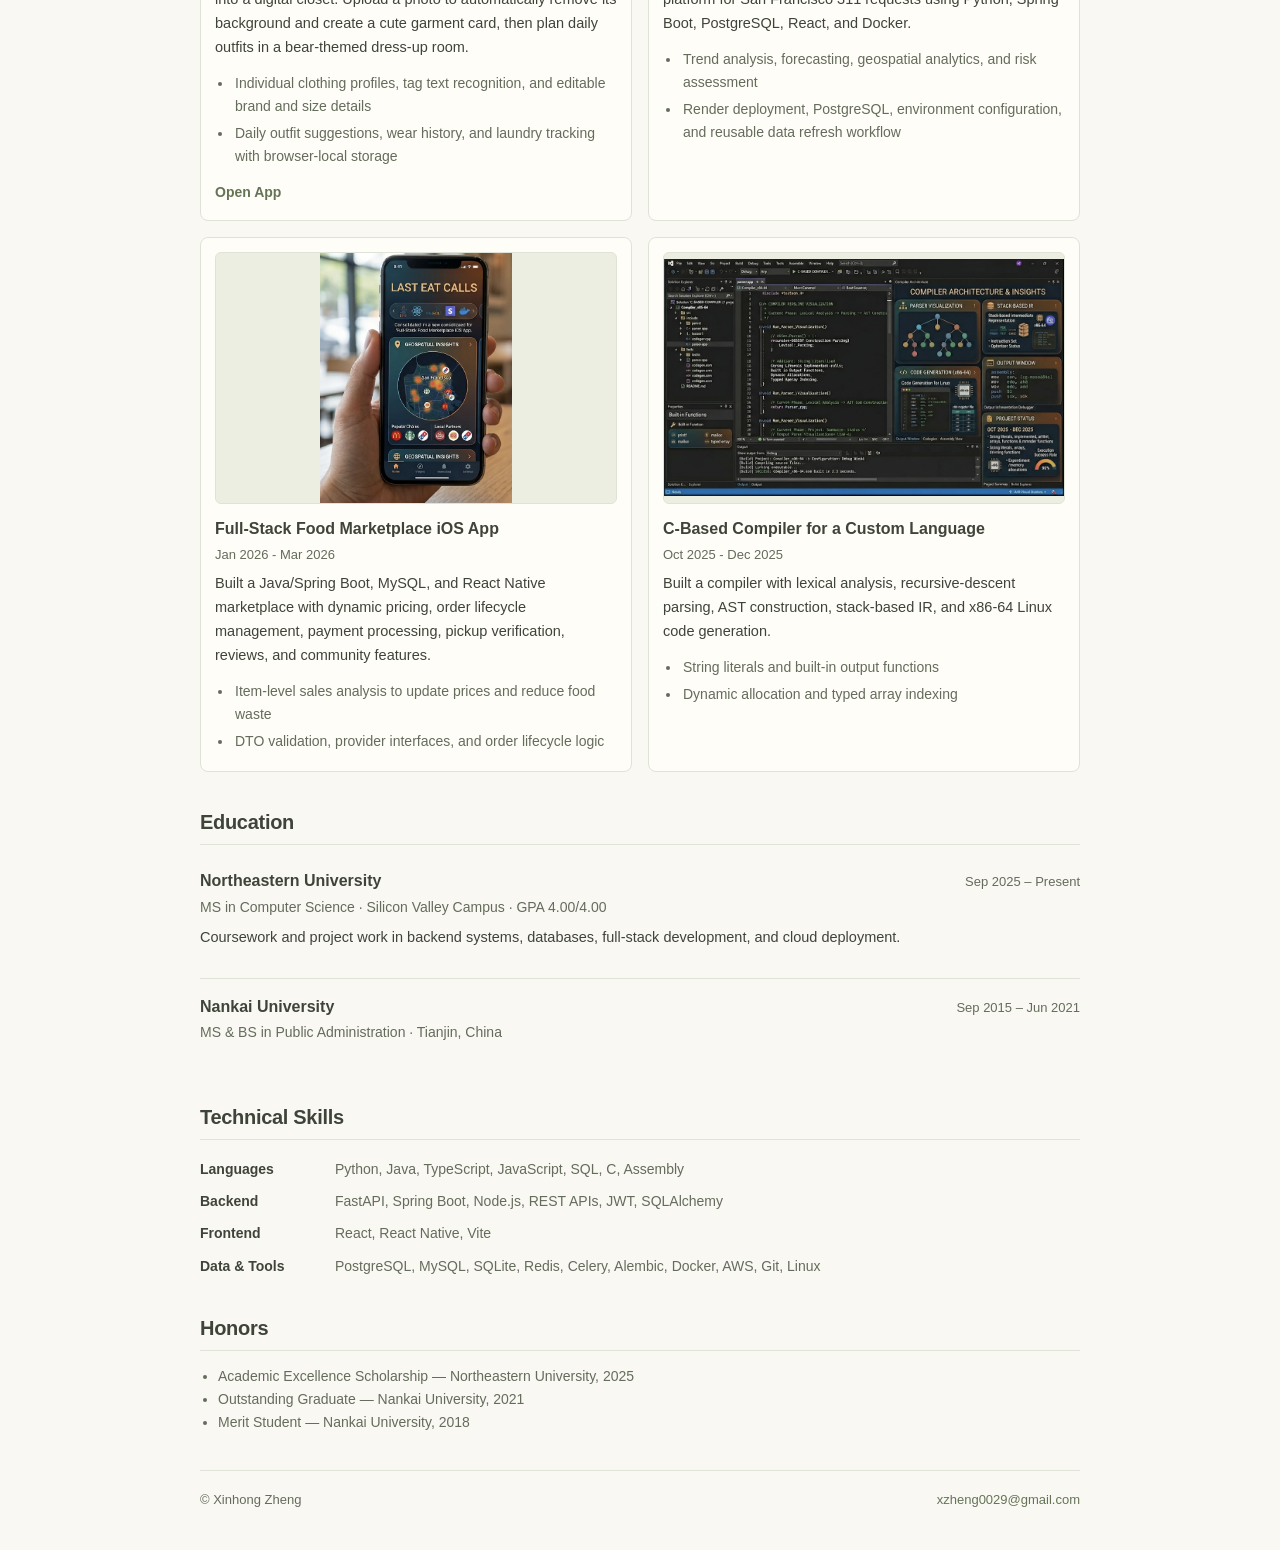
<file: test.html>
<!DOCTYPE html>

<html lang="en"><head><meta charset="utf-8"/><meta content="width=device-width,initial-scale=1" name="viewport"/><meta content="noindex" name="robots"/><title>Xinhong Zheng | Compact Portfolio Preview</title><link href="styles/compact-preview.css?v=wider-preview" rel="stylesheet"/></head><body><main class="wrap"><div class="preview"><span>PORTFOLIO · STYLE PREVIEW</span><a href="index.html">Current website ↗</a></div><header><h1>Xinhong Zheng</h1><p class="subtitle">Software Engineer · MS in Computer Science, Northeastern University</p><nav aria-label="Profile links" class="links"><a href="mailto:xzheng0029@gmail.com">Email</a><a href="https://github.com/Xinhong029">GitHub</a><a href="https://www.linkedin.com/in/xzheng0029/">LinkedIn</a><a href="resume.pdf">Resume</a><a href="#experience">Experience</a><a href="#projects">Projects</a></nav><div class="intro"><img alt="Xinhong Zheng by a lake" src="assets/profile-photo.jpg"/><div><p>I am an MS in Computer Science student at Northeastern University's Silicon Valley campus, focused on backend engineering, full-stack products, and data platforms.</p><p>Currently, I am a Software Engineer Intern at <a href="#experience">Voushify</a>, building backend workflows, access controls, and secure file delivery for a professional endorsement platform. Previously, I worked on authentication and learning-content infrastructure at NxCode.ai.</p><p class="availability">Seeking software engineering internship opportunities for 2027 · San Jose, CA</p></div></div></header><section id="experience"><h2>Experience</h2><article class="entry"><div class="entry-head"><h3>Voushify, a Professional Endorsement Platform</h3><span class="date">Jun. 2026 - Present</span></div><p class="role">Software Engineer Intern · Remote, US</p><p class="role">Key Skills: Python, FastAPI, SQLAlchemy, PostgreSQL, Alembic, Celery, Redis, Docker</p><ul><li>Established a structured endorsement request lifecycle by engineering a backend workflow orchestration system with automated state transitions, request deduplication, reminder scheduling, and expiration handling.</li><li>Architected and implemented a fine-grained authorization framework for secure profile sharing with recipient-specific access, revocable share links, centralized visibility resolution, and live permission evaluation.</li><li>Redesigned attachment storage and delivery by introducing a storage abstraction layer and authenticated download pipeline, eliminating direct public file access while enabling future cloud storage integration.</li></ul></article><article class="entry"><div class="entry-head"><h3>NxCode.ai</h3><span class="date">Mar. 2026 - May 2026</span></div><p class="role">Software Engineer Intern · Remote, US</p><p class="role">Key Skills: TypeScript, React, Node.js, SQLite, JWT</p><ul><li>Enabled seamless anonymous-to-user account migration by building an authentication and progress synchronization system with persistent progress tracking and session restoration.</li><li>Simplified content authoring and reduced duplicated UI implementation across hundreds of concept and quiz pages by developing a reusable rendering pipeline for structured learning content.</li></ul></article><article class="entry"><div class="entry-head"><h3>The First Affiliated Hospital, Zhejiang University</h3><span class="date">Aug. 2021 – Apr. 2024</span></div><p class="role">President Office Coordinator · Hangzhou, China</p><ul><li>Assisting in a scheduling mobile App to reduce hospital exam wait time to &lt; 2 days</li><li>Contributed to the hospital's digitalization plan by proposing healthcare software systems integration</li></ul></article></section><section id="projects"><h2>Selected Projects</h2><div class="project-grid"><article class="entry project"><figure class="project-image">

<a aria-label="Open full-size figure for Little Closet — Kids' Wardrobe &amp; Dress-Up (new tab)" href="assets/project-figures/little-closet.webp" rel="noopener" target="_blank"><img alt="Little Closet children's wardrobe app with a playful bear dress-up room and clothing collection" loading="lazy" src="assets/project-figures/little-closet.webp"/></a></figure><div class="project-description"><div class="entry-head"><h3>Little Closet — Kids' Wardrobe &amp; Dress-Up</h3><span class="date">Nov 2026</span></div><p>A playful wardrobe app that turns children's clothing photos into
              a digital closet. Upload a photo to automatically remove its
              background and create a cute garment card, then plan daily outfits
              in a bear-themed dress-up room.</p><ul>
<li>Individual clothing profiles, tag text recognition, and editable brand and size details</li>
<li>Daily outfit suggestions, wear history, and laundry tracking with browser-local storage</li>
</ul><a class="ghost-btn" href="https://little-closet-playroom.seasonalchutney2.chatgpt.site" rel="noopener" target="_blank">
<i aria-hidden="true" class="fa-solid fa-arrow-up-right-from-square"></i>
              Open App
            </a></div></article><article class="entry project"><figure class="project-image">

<a aria-label="Open full-size figure for Urban Service Intelligence Platform (new tab)" href="assets/project-figures/urban-service-intelligence.webp" rel="noopener" target="_blank"><img alt="SF 311 analytics dashboard with backend architecture, operational charts, and geospatial map" loading="lazy" src="assets/project-figures/urban-service-intelligence.webp"/></a></figure><div class="project-description"><div class="entry-head"><h3>Urban Service Intelligence Platform</h3><span class="date">Apr 2026 - May 2026</span></div><p>Built an operational analytics and LLM-assisted decision platform
              for San Francisco 311 requests using Python, Spring Boot,
              PostgreSQL, React, and Docker.</p><ul>
<li>Trend analysis, forecasting, geospatial analytics, and risk assessment</li>
<li>Render deployment, PostgreSQL, environment configuration, and reusable data refresh workflow</li>
</ul></div></article><article class="entry project"><figure class="project-image">

<a aria-label="Open full-size figure for Full-Stack Food Marketplace iOS App (new tab)" href="assets/project-figures/food-marketplace.webp" rel="noopener" target="_blank"><img alt="Food marketplace mobile app and operational metrics demo in a restaurant setting" loading="lazy" src="assets/project-figures/food-marketplace.webp"/></a></figure><div class="project-description"><div class="entry-head"><h3>Full-Stack Food Marketplace iOS App</h3><span class="date">Jan 2026 - Mar 2026</span></div><p>Built a Java/Spring Boot, MySQL, and React Native marketplace with
              dynamic pricing, order lifecycle management, payment processing,
              pickup verification, reviews, and community features.</p><ul>
<li>Item-level sales analysis to update prices and reduce food waste</li>
<li>DTO validation, provider interfaces, and order lifecycle logic</li>
</ul></div></article><article class="entry project"><figure class="project-image">

<a aria-label="Open full-size figure for C-Based Compiler for a Custom Language (new tab)" href="assets/project-figures/compiler-demo.webp" rel="noopener" target="_blank"><img alt="Compiler architecture demo with source code, parser visualization, stack-based IR, and output window" loading="lazy" src="assets/project-figures/compiler-demo.webp"/></a></figure><div class="project-description"><div class="entry-head"><h3>C-Based Compiler for a Custom Language</h3><span class="date">Oct 2025 - Dec 2025</span></div><p>Built a compiler with lexical analysis, recursive-descent parsing,
              AST construction, stack-based IR, and x86-64 Linux code generation.</p><ul>
<li>String literals and built-in output functions</li>
<li>Dynamic allocation and typed array indexing</li>
</ul></div></article></div></section><section><h2>Education</h2><article class="entry"><div class="entry-head"><h3>Northeastern University</h3><span class="date">Sep 2025 – Present</span></div><p class="role">MS in Computer Science · Silicon Valley Campus · GPA 4.00/4.00</p><p>Coursework and project work in backend systems, databases, full-stack development, and cloud deployment.</p></article><article class="entry"><div class="entry-head"><h3>Nankai University</h3><span class="date">Sep 2015 – Jun 2021</span></div><p class="role">MS &amp; BS in Public Administration · Tianjin, China</p></article></section><section><h2>Technical Skills</h2><dl class="skills"><dt>Languages</dt><dd>Python, Java, TypeScript, JavaScript, SQL, C, Assembly</dd><dt>Backend</dt><dd>FastAPI, Spring Boot, Node.js, REST APIs, JWT, SQLAlchemy</dd><dt>Frontend</dt><dd>React, React Native, Vite</dd><dt>Data &amp; Tools</dt><dd>PostgreSQL, MySQL, SQLite, Redis, Celery, Alembic, Docker, AWS, Git, Linux</dd></dl></section><section><h2>Honors</h2><ul class="award-list"><li>Academic Excellence Scholarship — Northeastern University, 2025</li><li>Outstanding Graduate — Nankai University, 2021</li><li>Merit Student — Nankai University, 2018</li></ul></section><footer><span>© Xinhong Zheng</span><a href="mailto:xzheng0029@gmail.com">xzheng0029@gmail.com</a></footer></main></body></html>
</file>
<file: styles/compact-preview.css>
:root{--bg:#faf8f3;--panel:#fffdf7;--ink:#3f443a;--muted:#646c5c;--green:#647457;--line:#dfe3d7;--soft:#eceee2}*{box-sizing:border-box}html{scroll-behavior:smooth;scroll-padding-top:24px}body{margin:0;background:var(--bg);color:var(--ink);font:16px/1.65 -apple-system,BlinkMacSystemFont,"Segoe UI",Roboto,Helvetica,Arial,sans-serif;-webkit-font-smoothing:antialiased}.wrap{max-width:928px;margin:0 auto;padding:48px 24px 40px}a{color:var(--green);text-decoration:none}a:hover{text-decoration:underline}a:focus-visible{outline:2px solid var(--green);outline-offset:4px}.preview{font-size:12px;letter-spacing:.04em;color:var(--muted);border-bottom:1px solid var(--line);padding-bottom:12px;margin-bottom:28px;display:flex;justify-content:space-between;gap:15px}h1{font-size:32px;line-height:1.2;letter-spacing:-.035em;margin:0 0 8px;font-weight:700}.subtitle{color:var(--muted);font-size:16px;margin:0 0 12px}.links{display:flex;flex-wrap:wrap;gap:7px 16px;font-size:14px}.intro{display:grid;grid-template-columns:148px 1fr;gap:28px;margin-top:28px;align-items:start}.intro img{width:148px;height:148px;border-radius:50%;object-fit:cover;object-position:center 52%;border:1px solid var(--line)}p{margin:0 0 12px}.intro p:last-child{margin:0}.availability{font-size:14px;color:var(--green)}section{margin-top:36px}h2{font-size:20px;line-height:1.4;letter-spacing:-.015em;margin:0 0 8px;padding-bottom:8px;border-bottom:1px solid var(--line)}h3{font-size:16px;line-height:1.45;margin:0;font-weight:650}.entry{padding:16px 0;border-bottom:1px solid var(--line)}.entry:last-child{border-bottom:0}.entry-head{display:flex;justify-content:space-between;align-items:baseline;gap:20px}.date{font-size:13px;color:var(--muted);white-space:nowrap}.role{font-size:14px;margin:3px 0 7px;color:var(--muted)}.entry p:not(.role){font-size:14.5px;margin-top:7px}.entry ul{padding-left:18px;margin:6px 0 0;font-size:14px;color:var(--muted)}.entry li{padding-left:2px;margin:4px 0}.project .ghost-btn{display:inline-block;font-size:14px;font-weight:600;margin-top:9px}.project .ghost-btn i{display:none}.skills{display:grid;grid-template-columns:115px 1fr;gap:9px 20px;font-size:14px;margin:18px 0 0}.skills dt{font-weight:600}.skills dd{margin:0;color:var(--muted)}.award-list{padding-left:18px;font-size:14px;color:var(--muted)}footer{border-top:1px solid var(--line);margin-top:36px;padding-top:18px;font-size:13px;color:var(--muted);display:flex;justify-content:space-between;gap:15px}@media(max-width:600px){.wrap{padding:26px 22px 32px}.intro{grid-template-columns:1fr;gap:20px}.intro img{width:112px;height:112px}.entry-head{display:block}.date{display:block;margin-top:3px}.skills{grid-template-columns:1fr;gap:3px}.skills dd{margin-bottom:9px}h1{font-size:29px}footer{flex-wrap:wrap}}

/* Project gallery: full figures above compact descriptions. */
.project-grid{display:grid;grid-template-columns:repeat(2,minmax(0,1fr));gap:16px;margin-top:18px}
.project-grid .project{min-width:0;padding:14px;border:1px solid var(--line);border-radius:8px;background:var(--panel)}
.project-image{margin:0 0 13px;border:1px solid var(--line);border-radius:6px;background:var(--soft)}
.project-image a{display:block;border-radius:inherit;cursor:zoom-in}
.project-image img{display:block;width:100%;aspect-ratio:16/10;object-fit:contain;border-radius:inherit}
.project .entry-head{display:block}
.project .date{display:block;margin-top:4px}
@media(max-width:600px){.project-grid{grid-template-columns:1fr}}
</file>
<file: styles/styles.css>
:root {
  --color-primary: #faf8f3;
  --color-secondary: #74846a;
  --color-accent-text: #647457;
  --color-ink: #4b4b40;
  --color-muted: #626658;
  --color-soft: #e3e6d6;
  --color-panel: #fffdf7;
  --shadow: 0 18px 50px rgba(75, 75, 64, 0.10);
}

* {
  box-sizing: border-box;
  list-style: none;
  margin: 0;
  padding: 0;
}

html {
  scroll-behavior: auto;
}

body {
  background: var(--color-primary);
  color: var(--color-ink);
  font-family: Poppins, system-ui, sans-serif;
  font-size: 1.05rem;
  overflow-x: hidden;
  padding: 0 5%;
}

a {
  color: inherit;
  text-decoration: none;
}

.controls {
  align-items: center;
  backdrop-filter: blur(12px);
  background: rgba(241, 240, 231, 0.92);
  border: 1px solid var(--color-soft);
  border-radius: 999px;
  display: flex;
  gap: 0.35rem;
  left: 50%;
  padding: 0.55rem;
  position: fixed;
  top: 1.25rem;
  transform: translateX(-50%);
  z-index: 10;
}

.control {
  border-radius: 999px;
  font-size: 0.88rem;
  font-weight: 600;
  padding: 0.65rem 1rem;
  transition: background 0.2s ease, color 0.2s ease;
  white-space: nowrap;
}

.control:hover,
.control.active-btn {
  background: var(--color-secondary);
  color: #fff;
}

.hero {
  min-height: 100vh;
  padding: 7rem 0 3rem;
}

.hero-content {
  align-items: center;
  display: grid;
  gap: 4rem;
  grid-template-columns: minmax(280px, 0.85fr) minmax(320px, 1.15fr);
  margin: 0 auto;
  max-width: 1180px;
  min-height: calc(100vh - 10rem);
}

.hero-visual {
  align-items: center;
  display: flex;
  justify-content: center;
}

.portrait-card {
  align-items: center;
  aspect-ratio: 1;
  background:
    radial-gradient(circle at 35% 30%, rgba(255, 255, 255, 0.95), transparent 28%),
    linear-gradient(135deg, #74846a, #a7b198 52%, #647457);
  border-radius: 50%;
  box-shadow: var(--shadow);
  display: flex;
  justify-content: center;
  max-width: 420px;
  overflow: hidden;
  position: relative;
  width: 100%;
}

.portrait-card::after {
  background:
    radial-gradient(circle at 30% 67%, transparent 0 34%, rgba(250, 248, 243, 0.08) 35%, transparent 57%),
    linear-gradient(135deg, rgba(75, 75, 64, 0.04), rgba(116, 132, 106, 0.1));
  content: "";
  inset: 0;
  pointer-events: none;
  position: absolute;
  z-index: 1;
}

.profile-photo {
  clip-path: circle(50% at 50% 50%);
  height: 100%;
  object-fit: cover;
  object-position: center 52%;
  transform: scale(1.02);
  width: 100%;
}

.eyebrow {
  color: var(--color-accent-text);
  font-size: 0.9rem;
  font-weight: 700;
  letter-spacing: 0;
  margin-bottom: 1rem;
  text-transform: uppercase;
}

.hero-copy h1 {
  font-size: clamp(2.3rem, 3.4vw, 3.25rem);
  letter-spacing: -0.045em;
  line-height: 1;
  margin-bottom: 1.4rem;
  white-space: nowrap;
}

.hero-copy h1 span,
.main-title h2 span {
  color: var(--color-accent-text);
}

.hero-text,
.hero-highlights {
  color: var(--color-muted);
  font-size: clamp(1.05rem, 2vw, 1.35rem);
  line-height: 1.75;
  max-width: 740px;
}

.hero-highlights {
  display: grid;
  gap: 0.65rem;
  padding-left: 1.25rem;
}

.hero-highlights li {
  list-style: disc;
  padding-left: 0.2rem;
}

.hero-actions {
  display: flex;
  flex-wrap: wrap;
  gap: 1rem;
  margin-top: 2rem;
}

.main-btn,
.ghost-btn {
  align-items: center;
  border: 1px solid var(--color-secondary);
  border-radius: 999px;
  display: inline-flex;
  font-weight: 700;
  min-height: 3.35rem;
  overflow: hidden;
}

.main-btn .btn-text {
  padding: 0 1.35rem;
}

.main-btn .btn-icon {
  align-items: center;
  background: var(--color-secondary);
  color: #fff;
  display: flex;
  height: 3.35rem;
  justify-content: center;
  width: 3.35rem;
}

.ghost-btn {
  gap: 0.6rem;
  padding: 0 1.25rem;
}

.container {
  margin: 0 auto;
  max-width: 1180px;
  min-height: 100vh;
  padding: 6rem 0 3rem;
  position: relative;
}

.main-title {
  margin-bottom: 4rem;
  text-align: center;
}

.main-title h2 {
  font-size: clamp(2.7rem, 6vw, 4rem);
  font-weight: 800;
  position: relative;
  text-transform: uppercase;
}

.about-container {
  display: grid;
  gap: 3rem;
  grid-template-columns: 0.9fr 1.1fr;
  margin-bottom: 4rem;
}

.left-about h3,
.left-contact h3,
.award-card h3 {
  font-size: 2rem;
  margin-bottom: 1rem;
  text-transform: uppercase;
}

.left-about p,
.left-contact p {
  color: var(--color-muted);
  line-height: 2;
}

.right-about {
  display: grid;
  gap: 1.4rem;
  grid-template-columns: repeat(2, minmax(0, 1fr));
}

.about-item,
.project-card,
.skill-group,
.award-card {
  background: var(--color-panel);
  border: 1px solid var(--color-soft);
  border-radius: 8px;
  box-shadow: 1px 2px 15px rgba(75, 75, 64, 0.05);
}

.about-item {
  display: flex;
  flex-direction: column;
  min-height: 150px;
  padding: 1.5rem;
  transition: border 0.2s ease, transform 0.2s ease, box-shadow 0.2s ease;
}

.about-item:hover,
.project-card:hover {
  border-color: var(--color-accent-text);
  box-shadow: var(--shadow);
  transform: translateY(-5px);
}

.large-text {
  color: var(--color-accent-text);
  font-size: 2.4rem;
  font-weight: 800;
}

.small-text {
  color: var(--color-muted);
  font-size: 0.82rem;
  font-weight: 700;
  line-height: 1.5;
  margin-top: 0.5rem;
  text-transform: uppercase;
}

.timeline {
  display: grid;
  gap: 2rem;
  grid-template-columns: repeat(2, minmax(0, 1fr));
}

.timeline-item {
  border-left: 1px solid var(--color-soft);
  padding-left: 3rem;
  position: relative;
}

.tl-icon {
  align-items: center;
  background: var(--color-secondary);
  border-radius: 50%;
  color: #fff;
  display: flex;
  height: 50px;
  justify-content: center;
  left: -25px;
  position: absolute;
  top: 0;
  width: 50px;
}

.tl-duration,
.project-date {
  background: var(--color-soft);
  border-radius: 999px;
  display: inline-block;
  font-size: 0.78rem;
  font-weight: 700;
  margin-bottom: 1rem;
  padding: 0.35rem 0.7rem;
  text-transform: uppercase;
}

.timeline-item h3,
.project-card h3 {
  font-size: 1.25rem;
  margin-bottom: 0.7rem;
  text-transform: uppercase;
}

.timeline-item h3 span {
  color: var(--color-muted);
  display: block;
  font-size: 1rem;
  font-weight: 500;
  margin-top: 0.3rem;
}

.timeline-item p,
.project-card p,
.project-card li {
  color: var(--color-muted);
  line-height: 1.75;
}

.timeline-item ul {
  margin-top: 0.8rem;
}

.timeline-item li {
  color: var(--color-muted);
  line-height: 1.65;
  margin-top: 0.55rem;
  padding-left: 1.1rem;
  position: relative;
}

.timeline-item li::before {
  background: var(--color-secondary);
  border-radius: 50%;
  content: "";
  height: 6px;
  left: 0;
  position: absolute;
  top: 0.7rem;
  width: 6px;
}

.project-showcase {
  display: grid;
  gap: 1.5rem;
  grid-template-columns: repeat(3, minmax(0, 1fr));
}

.project-card {
  padding: 1.5rem;
  transition: border 0.2s ease, transform 0.2s ease, box-shadow 0.2s ease;
}

.project-figure {
  background:
    linear-gradient(135deg, rgba(255, 255, 255, 0.94), rgba(236, 238, 226, 0.75)),
    radial-gradient(circle at 82% 18%, rgba(116, 132, 106, 0.25), transparent 30%);
  border: 1px solid var(--color-soft);
  border-radius: 8px;
  box-shadow: inset 0 1px 0 rgba(255, 255, 255, 0.72);
  height: 215px;
  margin-bottom: 1.4rem;
  overflow: hidden;
  padding: 0.7rem;
  position: relative;
}

.image-figure::before {
  background:
    radial-gradient(circle at 20% 20%, rgba(255, 255, 255, 0.32), transparent 25%),
    linear-gradient(135deg, rgba(116, 132, 106, 0.12), transparent 42%);
  content: "";
  inset: 0;
  pointer-events: none;
  position: absolute;
  z-index: 2;
}

.image-figure img {
  border: 1px solid rgba(75, 75, 64, 0.14);
  border-radius: 6px;
  box-shadow: 0 16px 38px rgba(75, 75, 64, 0.12);
  height: 100%;
  object-fit: cover;
  object-position: center;
  width: 100%;
}

.project-card ul {
  margin-top: 1rem;
}

.project-card li {
  margin-top: 0.45rem;
  padding-left: 1.1rem;
  position: relative;
}

.project-card li::before {
  background: var(--color-secondary);
  border-radius: 50%;
  content: "";
  height: 6px;
  left: 0;
  position: absolute;
  top: 0.7rem;
  width: 6px;
}

.skills-grid {
  display: grid;
  gap: 1.5rem;
  grid-template-columns: repeat(2, minmax(0, 1fr));
}

.skill-group {
  padding: 1.5rem;
}

.skill-group h3 {
  font-size: 1.25rem;
  margin-bottom: 1rem;
  text-transform: uppercase;
}

.tags {
  display: flex;
  flex-wrap: wrap;
  gap: 0.65rem;
}

.tags span {
  background: var(--color-soft);
  border-radius: 999px;
  color: var(--color-muted);
  font-size: 0.9rem;
  font-weight: 700;
  padding: 0.55rem 0.85rem;
}

.awards-grid {
  display: grid;
  gap: 1.5rem;
  grid-template-columns: repeat(3, minmax(0, 1fr));
}

.award-card {
  min-height: 260px;
  padding: 2rem;
  transition: border 0.2s ease, transform 0.2s ease, box-shadow 0.2s ease;
}

.award-card:hover {
  border-color: var(--color-accent-text);
  box-shadow: var(--shadow);
  transform: translateY(-5px);
}

.award-card h3 {
  font-size: 1.35rem;
}

.award-card p:not(.award-year) {
  color: var(--color-muted);
  font-size: 1.05rem;
  line-height: 1.75;
}

.award-year {
  background: var(--color-soft);
  border-radius: 999px;
  color: var(--color-muted);
  display: inline-block;
  font-size: 0.85rem;
  font-weight: 800;
  margin-bottom: 1.5rem;
  padding: 0.45rem 0.8rem;
  text-transform: uppercase;
}

.contact-content-con {
  display: flex;
  gap: 3rem;
}

.left-contact {
  flex: 1;
}

.right-contact {
  flex: 1.25;
}

.contact-info {
  margin-top: 1.5rem;
}

.contact-item {
  align-items: center;
  display: flex;
  justify-content: space-between;
  gap: 1rem;
  padding: 0.55rem 0;
}

.contact-item .icon {
  align-items: center;
  display: grid;
  gap: 0.65rem;
  grid-template-columns: 24px 1fr;
  font-weight: 700;
}

.contact-icon {
  display: flex;
  gap: 0.8rem;
  margin-top: 2rem;
}

.contact-icon a {
  align-items: center;
  background: var(--color-soft);
  border-radius: 50%;
  display: flex;
  height: 50px;
  justify-content: center;
  transition: background 0.2s ease, color 0.2s ease;
  width: 50px;
}

.contact-icon a:hover {
  background: var(--color-secondary);
  color: #fff;
}

.input-control {
  margin-bottom: 1.1rem;
}

.i-c-2 {
  display: flex;
  gap: 1rem;
}

.input-control input,
.input-control textarea {
  background: var(--color-soft);
  border: 0;
  border-radius: 26px;
  color: var(--color-ink);
  font: inherit;
  outline: none;
  padding: 0.9rem 1.1rem;
  resize: vertical;
  width: 100%;
}

.btn-submit {
  background: var(--color-secondary);
  border: 0;
  border-radius: 12px;
  color: #fff;
  cursor: pointer;
  font: inherit;
  font-size: 1.05rem;
  font-weight: 700;
  padding: 0.95rem 2rem;
}

@media (max-width: 980px) {
  body {
    padding: 0 4%;
  }

  .hero-content,
  .about-container,
  .timeline,
  .project-showcase,
  .skills-grid,
  .awards-grid {
    grid-template-columns: 1fr;
  }

  .hero-content {
    gap: 2.5rem;
    text-align: center;
  }

  .hero-copy h1 {
    font-size: clamp(2.5rem, 7vw, 4rem);
  }

  .hero-actions {
    justify-content: center;
  }

  .portrait-card {
    max-width: 320px;
  }

  .contact-content-con {
    flex-direction: column;
  }
}

@media (max-width: 680px) {
  body {
    padding: 0;
  }

  .controls {
    border-radius: 0;
    bottom: 0;
    justify-content: center;
    left: 0;
    overflow-x: auto;
    padding: 0.55rem 0.4rem;
    top: auto;
    transform: none;
    width: 100%;
  }

  .control {
    font-size: 0.78rem;
    padding: 0.55rem 0.65rem;
  }

  .hero,
  .container {
    padding-left: 1.5rem;
    padding-right: 1.5rem;
  }

  .hero {
    padding-top: 3rem;
  }

  .hero-copy h1 {
    font-size: clamp(2.7rem, 13vw, 4rem);
    white-space: normal;
  }

  .right-about,
  .i-c-2 {
    grid-template-columns: 1fr;
  }

  .i-c-2 {
    display: grid;
  }

  .timeline {
    padding-bottom: 4rem;
  }

  .contact-item {
    align-items: flex-start;
    flex-direction: column;
  }
}
</file>
